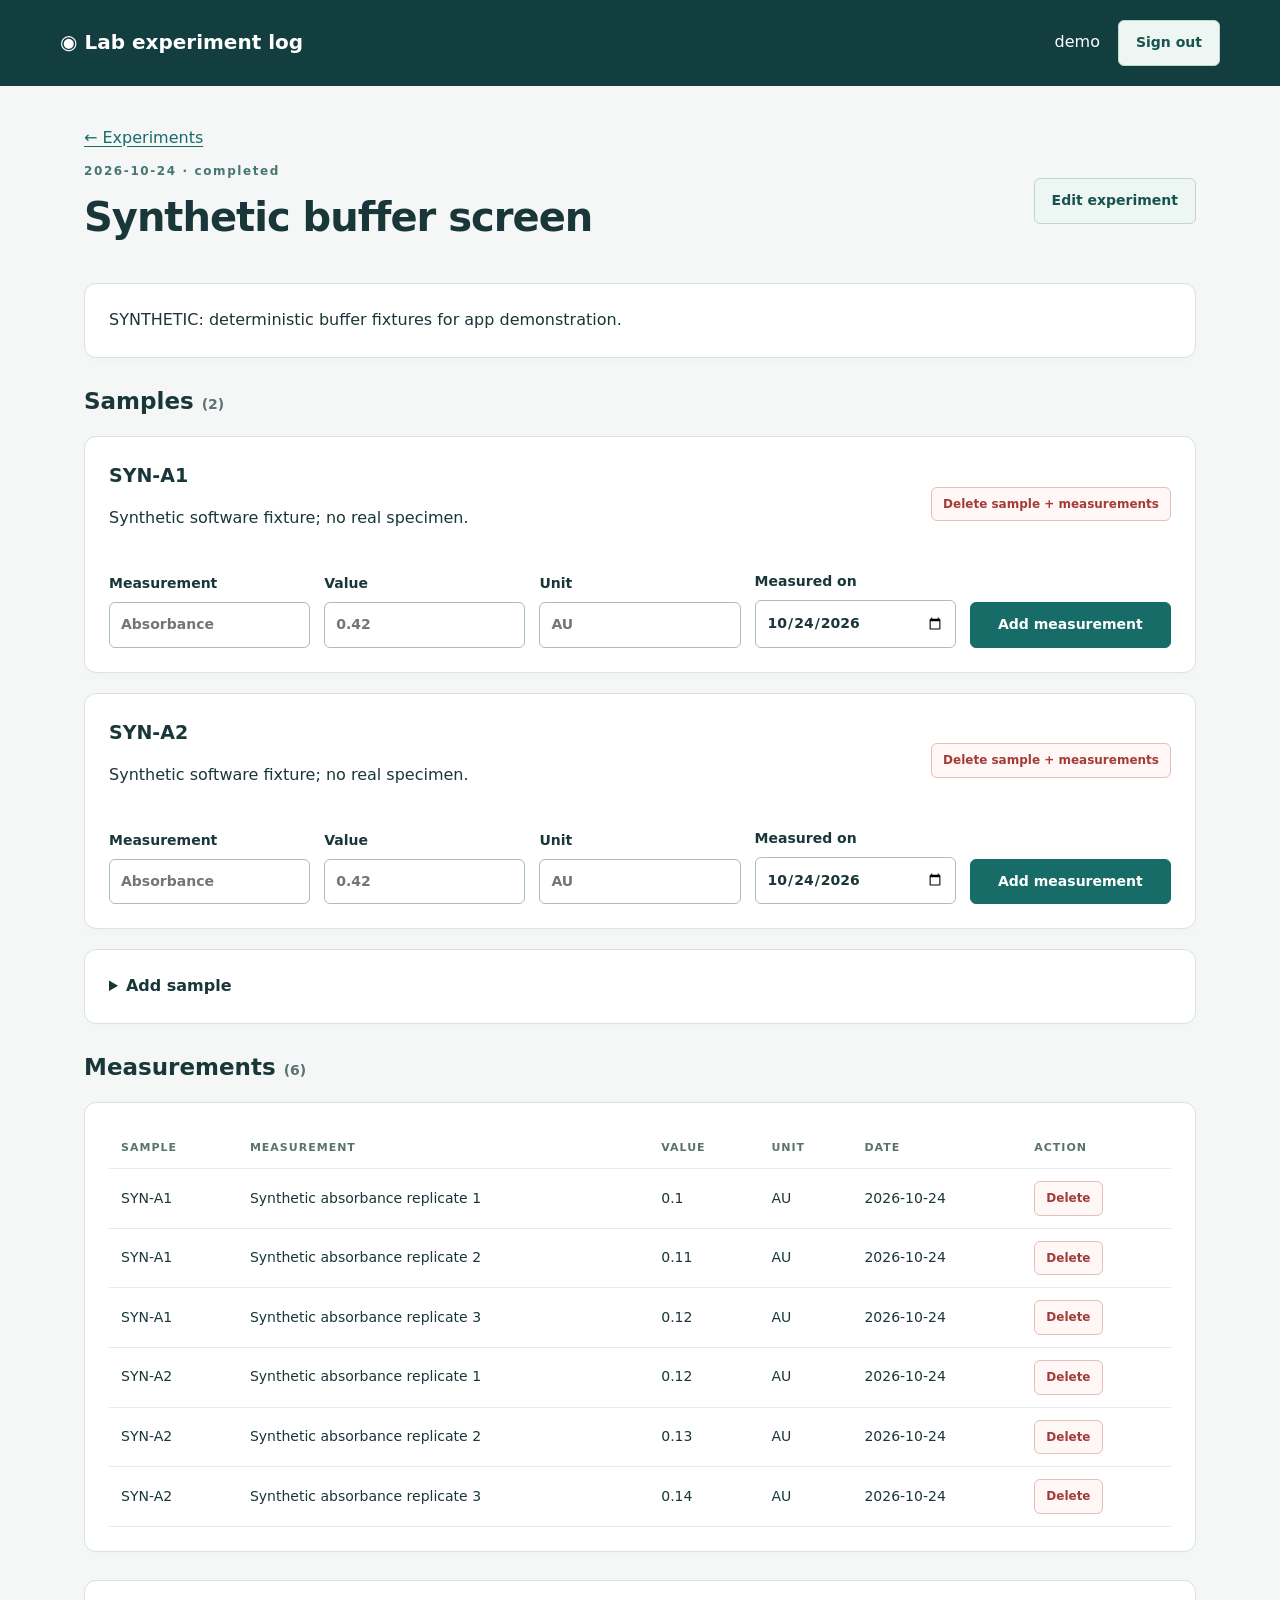
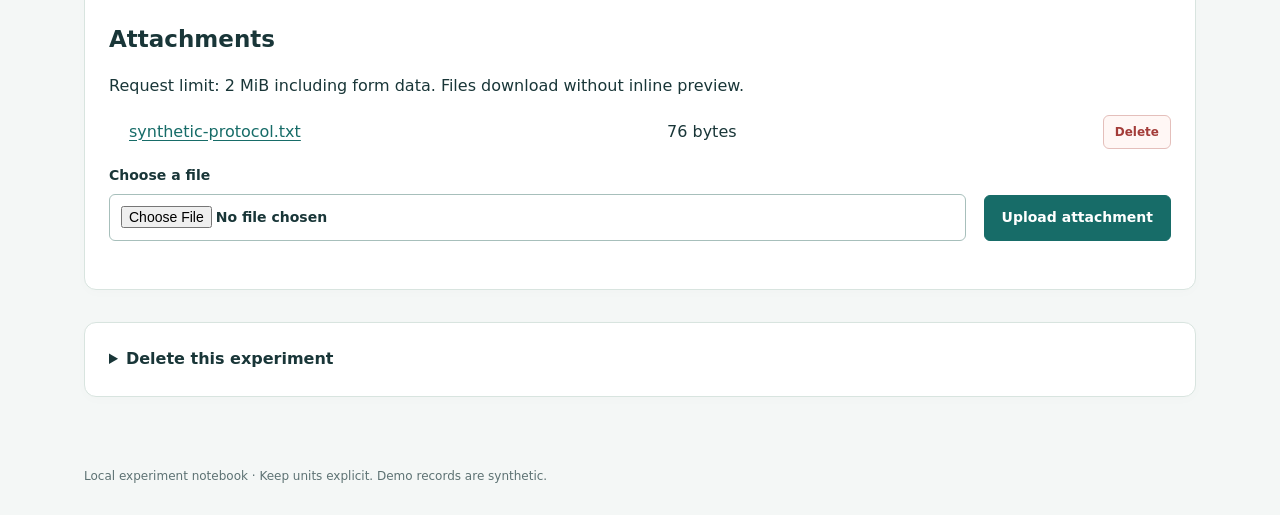
<file: examples/experiment.html>
<!doctype html>
<html lang="en">
<head><meta charset="utf-8"><meta name="viewport" content="width=device-width, initial-scale=1">
<title>Synthetic buffer screen · Lab experiment log</title>
<style>:root{font-family:Inter,ui-sans-serif,system-ui,sans-serif;color:#193638;background:#f4f7f6;line-height:1.55;font-size:16px}*{box-sizing:border-box}body{margin:0}header{padding:20px max(24px,calc((100vw - 1160px)/2));background:#123e40;color:#fff;display:flex;justify-content:space-between;gap:20px;align-items:center}.brand{font-size:20px;font-weight:750;color:white;text-decoration:none}nav,.row,.search,.heading,.counts{display:flex;gap:18px;align-items:center}nav form{margin:0}main{max-width:1160px;margin:40px auto;padding:0 24px;min-height:70vh}h1{font-size:clamp(28px,4vw,40px);line-height:1.2;letter-spacing:-1px;margin:10px 0}h2{font-size:23px;line-height:1.35}h3{margin:0;font-size:19px}a{color:#176c68;text-underline-offset:3px}.heading,.row{justify-content:space-between}.heading{margin-bottom:32px}.eyebrow{font-size:12px;font-weight:750;letter-spacing:1.6px;color:#477570}.panel{background:white;border:1px solid #d8e4df;border-radius:12px;padding:24px;margin-bottom:20px;box-shadow:0 3px 12px #123e4004}.cards{display:grid;grid-template-columns:repeat(auto-fit,minmax(290px,1fr));gap:20px}.cards .panel{display:flex;flex-direction:column}.cards h2 a{text-decoration:none}.excerpt{white-space:pre-wrap;overflow-wrap:anywhere;flex:1}.counts{border-top:1px solid #e6efeb;padding-top:18px;font-size:14px;color:#557271}.badge{font-size:12px;font-weight:650;background:#e3f3e9;color:#24643e;padding:5px 12px;border-radius:20px}time,.muted,small{color:#5d7273;font-size:14px}.search{align-items:end;margin-bottom:24px}.grow{flex:1}.stack{display:grid;gap:20px}.form-grid{display:grid;grid-template-columns:repeat(auto-fit,minmax(140px,1fr));gap:14px;align-items:end}label{display:block;font-size:14px;font-weight:600}input,textarea,select{display:block;width:100%;padding:11px;border:1px solid #a7bfbb;border-radius:6px;margin-top:7px;background:#fff;color:#193638;font:inherit}input[type=checkbox]{display:inline;width:auto}input:focus,textarea:focus,select:focus{outline:3px solid #acdbd4;outline-offset:1px}button,.button{display:inline-block;cursor:pointer;padding:11px 17px;border:1px solid #176c68;border-radius:6px;background:#176c68;color:#fff;font:inherit;font-size:14px;font-weight:650;text-decoration:none;white-space:nowrap}.secondary{background:#edf6f3;color:#17534f;border-color:#bdd6ce}.danger{color:#a33c39;background:#fff7f5;border-color:#e4bfbb;font-size:12px;padding:7px 11px}.notice{padding:14px;background:#dff1e5;border-radius:6px}.notes{white-space:pre-wrap;overflow-wrap:anywhere}section{margin-top:28px}.sample .form-grid{margin-top:24px}.table-wrap{overflow-x:auto}table{width:100%;border-collapse:collapse;font-size:14px;text-align:left}th{color:#5a7270;text-transform:uppercase;font-size:11px;letter-spacing:1px}td,th{padding:12px;border-bottom:1px solid #e4ece9}td{overflow-wrap:anywhere}summary{cursor:pointer;font-weight:650}details form{margin-top:20px}.destructive{margin-top:32px}.auth{max-width:480px;margin:50px auto}footer{max-width:1160px;padding:30px 24px;margin:auto;font-size:12px;color:#5d7273}li{margin-bottom:12px}ul{padding-left:20px}@media(max-width:650px){header,.heading,.search,.row{flex-wrap:wrap}.search label{flex-basis:100%}.form-grid{grid-template-columns:1fr 1fr}.table-wrap{padding:8px}.brand{font-size:17px}nav{font-size:12px}main{margin-top:24px}}
</style></head>
<body><header><a class="brand" href="/">◉ Lab experiment log</a>
<nav><span>demo</span><form method="post" action="/logout"><input type="hidden" name="csrf_token" value="OFFLINE-SNAPSHOT"><button class="secondary">Sign out</button></form></nav></header>
<main>
<a href="/">← Experiments</a>
<div class="heading"><div><p class="eyebrow">2026-10-24 · completed</p><h1>Synthetic buffer screen</h1></div><a class="button secondary" href="/experiments/1/edit">Edit experiment</a></div>
<p class="notes panel">SYNTHETIC: deterministic buffer fixtures for app demonstration.</p>
<section><h2>Samples <span class="muted">(2)</span></h2>
<article class="panel sample"><div class="row"><div><h3>SYN-A1</h3><p>Synthetic software fixture; no real specimen.</p></div>
<form method="post" action="/samples/1/delete"><input type="hidden" name="csrf_token" value="OFFLINE-SNAPSHOT"><button class="danger">Delete sample + measurements</button></form></div>
<form method="post" class="form-grid" action="/samples/1/measurements"><input type="hidden" name="csrf_token" value="OFFLINE-SNAPSHOT">
<label>Measurement<input name="name" required maxlength="200" placeholder="Absorbance"></label><label>Value<input name="value" type="number" step="any" required placeholder="0.42"></label><label>Unit<input name="unit" required maxlength="40" placeholder="AU"></label><label>Measured on<input name="measured_on" type="date" required value="2026-10-24"></label><button>Add measurement</button></form></article><article class="panel sample"><div class="row"><div><h3>SYN-A2</h3><p>Synthetic software fixture; no real specimen.</p></div>
<form method="post" action="/samples/2/delete"><input type="hidden" name="csrf_token" value="OFFLINE-SNAPSHOT"><button class="danger">Delete sample + measurements</button></form></div>
<form method="post" class="form-grid" action="/samples/2/measurements"><input type="hidden" name="csrf_token" value="OFFLINE-SNAPSHOT">
<label>Measurement<input name="name" required maxlength="200" placeholder="Absorbance"></label><label>Value<input name="value" type="number" step="any" required placeholder="0.42"></label><label>Unit<input name="unit" required maxlength="40" placeholder="AU"></label><label>Measured on<input name="measured_on" type="date" required value="2026-10-24"></label><button>Add measurement</button></form></article>
<details class="panel" ><summary>Add sample</summary><form method="post" class="stack" action="/experiments/1/samples"><input type="hidden" name="csrf_token" value="OFFLINE-SNAPSHOT"><label>Sample label<input name="label" required maxlength="200" placeholder="SYN-A1"></label><label>Description<input name="description" maxlength="2000"></label><button>Add sample</button></form></details></section>
<section><h2>Measurements <span class="muted">(6)</span></h2><div class="table-wrap panel"><table><thead><tr><th>Sample</th><th>Measurement</th><th>Value</th><th>Unit</th><th>Date</th><th>Action</th></tr></thead><tbody><tr><td>SYN-A1</td><td>Synthetic absorbance replicate 1</td><td>0.1</td><td>AU</td><td>2026-10-24</td><td><form method="post" action="/measurements/1/delete"><input type="hidden" name="csrf_token" value="OFFLINE-SNAPSHOT"><button class="danger">Delete</button></form></td></tr><tr><td>SYN-A1</td><td>Synthetic absorbance replicate 2</td><td>0.11</td><td>AU</td><td>2026-10-24</td><td><form method="post" action="/measurements/2/delete"><input type="hidden" name="csrf_token" value="OFFLINE-SNAPSHOT"><button class="danger">Delete</button></form></td></tr><tr><td>SYN-A1</td><td>Synthetic absorbance replicate 3</td><td>0.12</td><td>AU</td><td>2026-10-24</td><td><form method="post" action="/measurements/3/delete"><input type="hidden" name="csrf_token" value="OFFLINE-SNAPSHOT"><button class="danger">Delete</button></form></td></tr><tr><td>SYN-A2</td><td>Synthetic absorbance replicate 1</td><td>0.12</td><td>AU</td><td>2026-10-24</td><td><form method="post" action="/measurements/4/delete"><input type="hidden" name="csrf_token" value="OFFLINE-SNAPSHOT"><button class="danger">Delete</button></form></td></tr><tr><td>SYN-A2</td><td>Synthetic absorbance replicate 2</td><td>0.13</td><td>AU</td><td>2026-10-24</td><td><form method="post" action="/measurements/5/delete"><input type="hidden" name="csrf_token" value="OFFLINE-SNAPSHOT"><button class="danger">Delete</button></form></td></tr><tr><td>SYN-A2</td><td>Synthetic absorbance replicate 3</td><td>0.14</td><td>AU</td><td>2026-10-24</td><td><form method="post" action="/measurements/6/delete"><input type="hidden" name="csrf_token" value="OFFLINE-SNAPSHOT"><button class="danger">Delete</button></form></td></tr></tbody></table></div></section>
<section class="panel"><h2>Attachments</h2><p>Request limit: 2 MiB including form data. Files download without inline preview.</p><ul><li class="row"><a href="/attachments/1/download">synthetic-protocol.txt</a><span>76 bytes</span><form method="post" action="/attachments/1/delete"><input type="hidden" name="csrf_token" value="OFFLINE-SNAPSHOT"><button class="danger">Delete</button></form></li></ul>
<form method="post" enctype="multipart/form-data" class="search" action="/experiments/1/attachments"><input type="hidden" name="csrf_token" value="OFFLINE-SNAPSHOT"><label class="grow">Choose a file<input type="file" name="file" required></label><button>Upload attachment</button></form></section>
<details class="panel destructive"><summary>Delete this experiment</summary><p>This removes all samples, measurements and attachments permanently from this database.</p><form method="post" action="/experiments/1/delete"><input type="hidden" name="csrf_token" value="OFFLINE-SNAPSHOT"><label><input type="checkbox" required> I understand that this deletes the experiment and all child records.</label><button class="danger">Delete experiment and all records</button></form></details></main>
<footer>Local experiment notebook · Keep units explicit. Demo records are synthetic.</footer></body></html>
</file>
